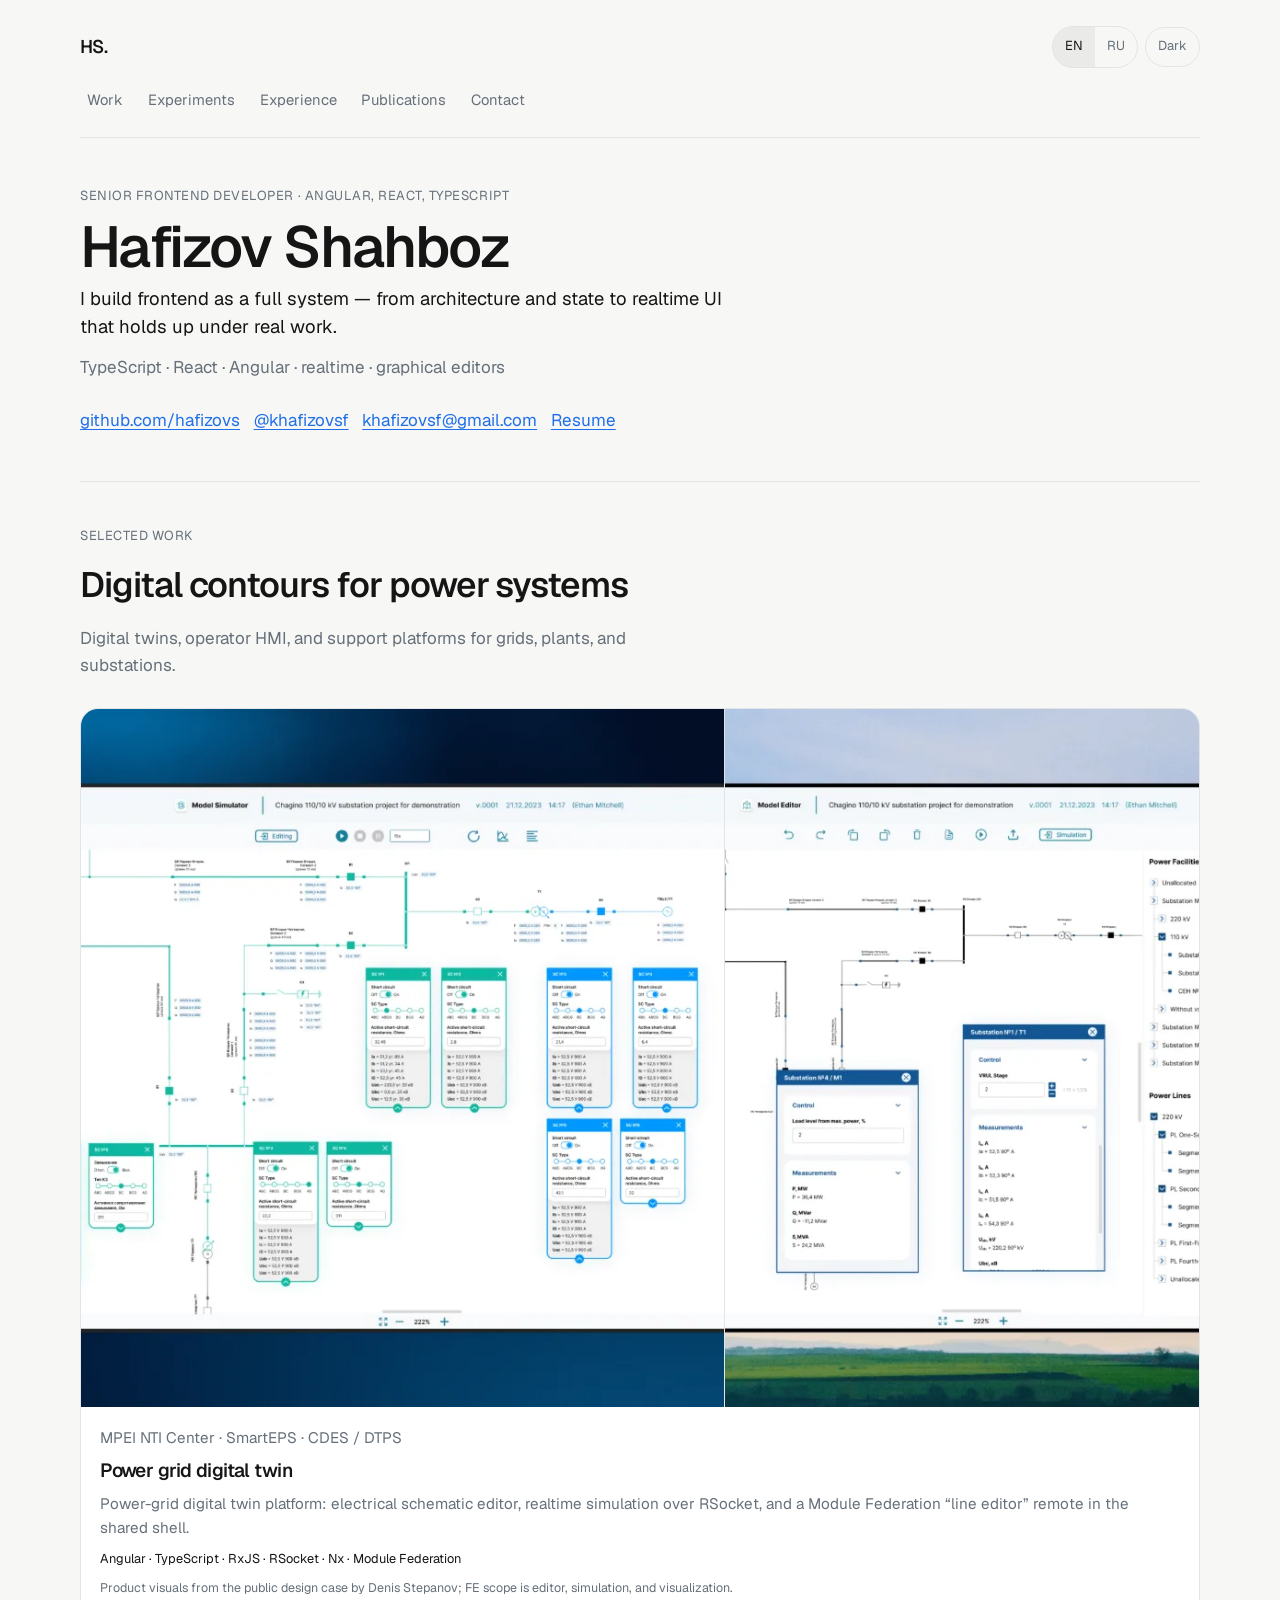
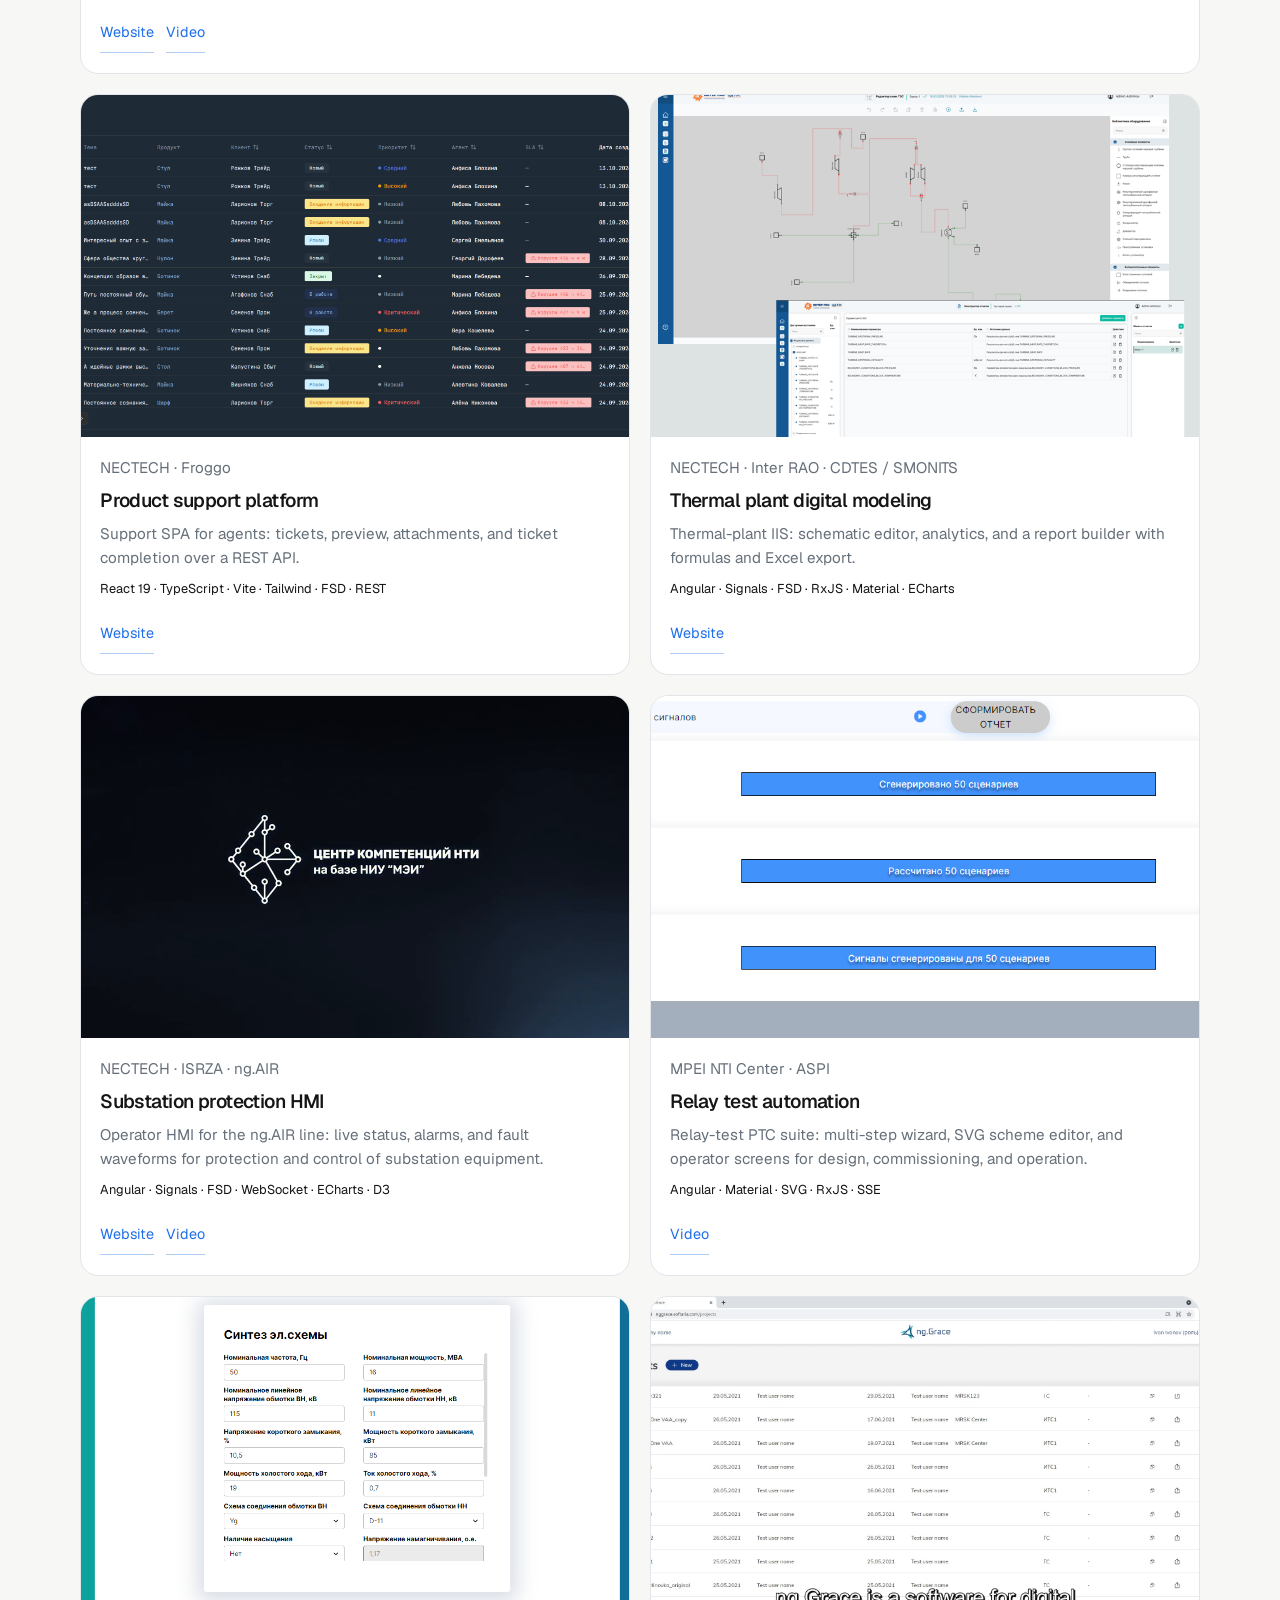
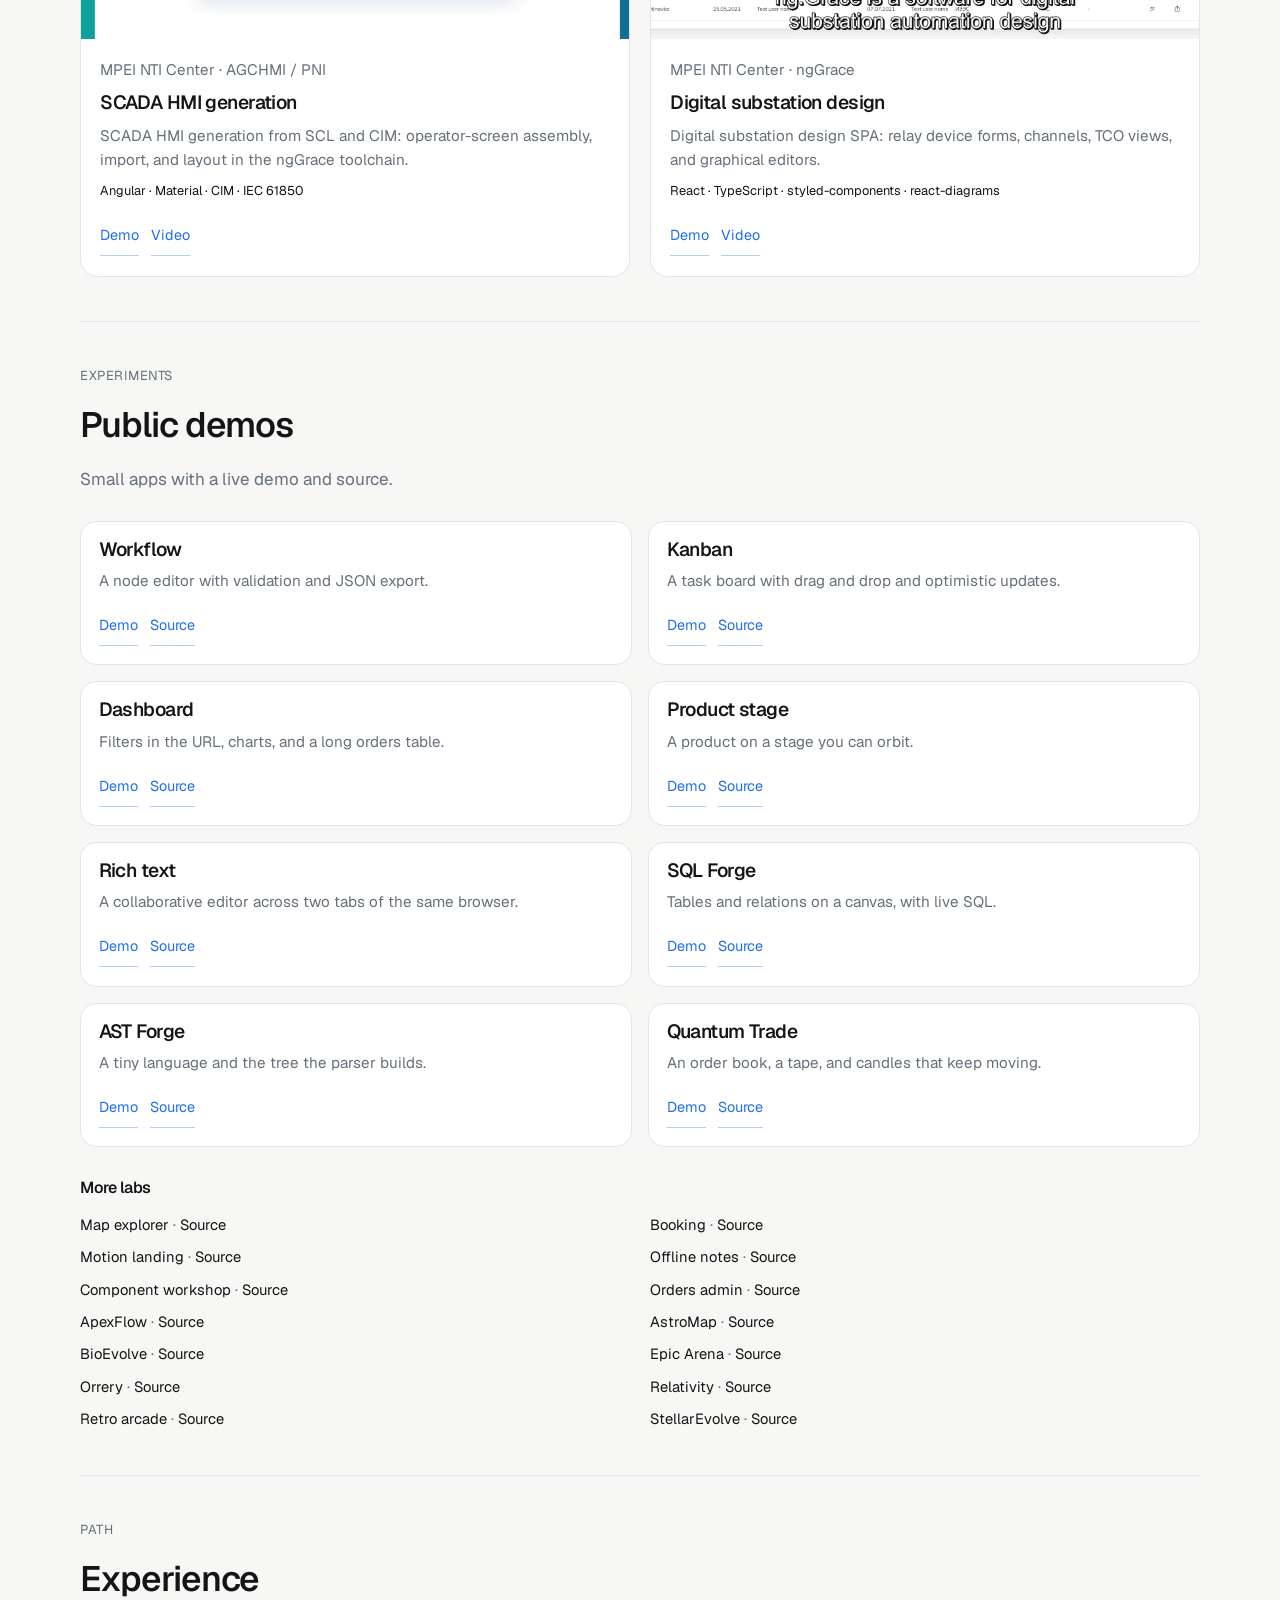
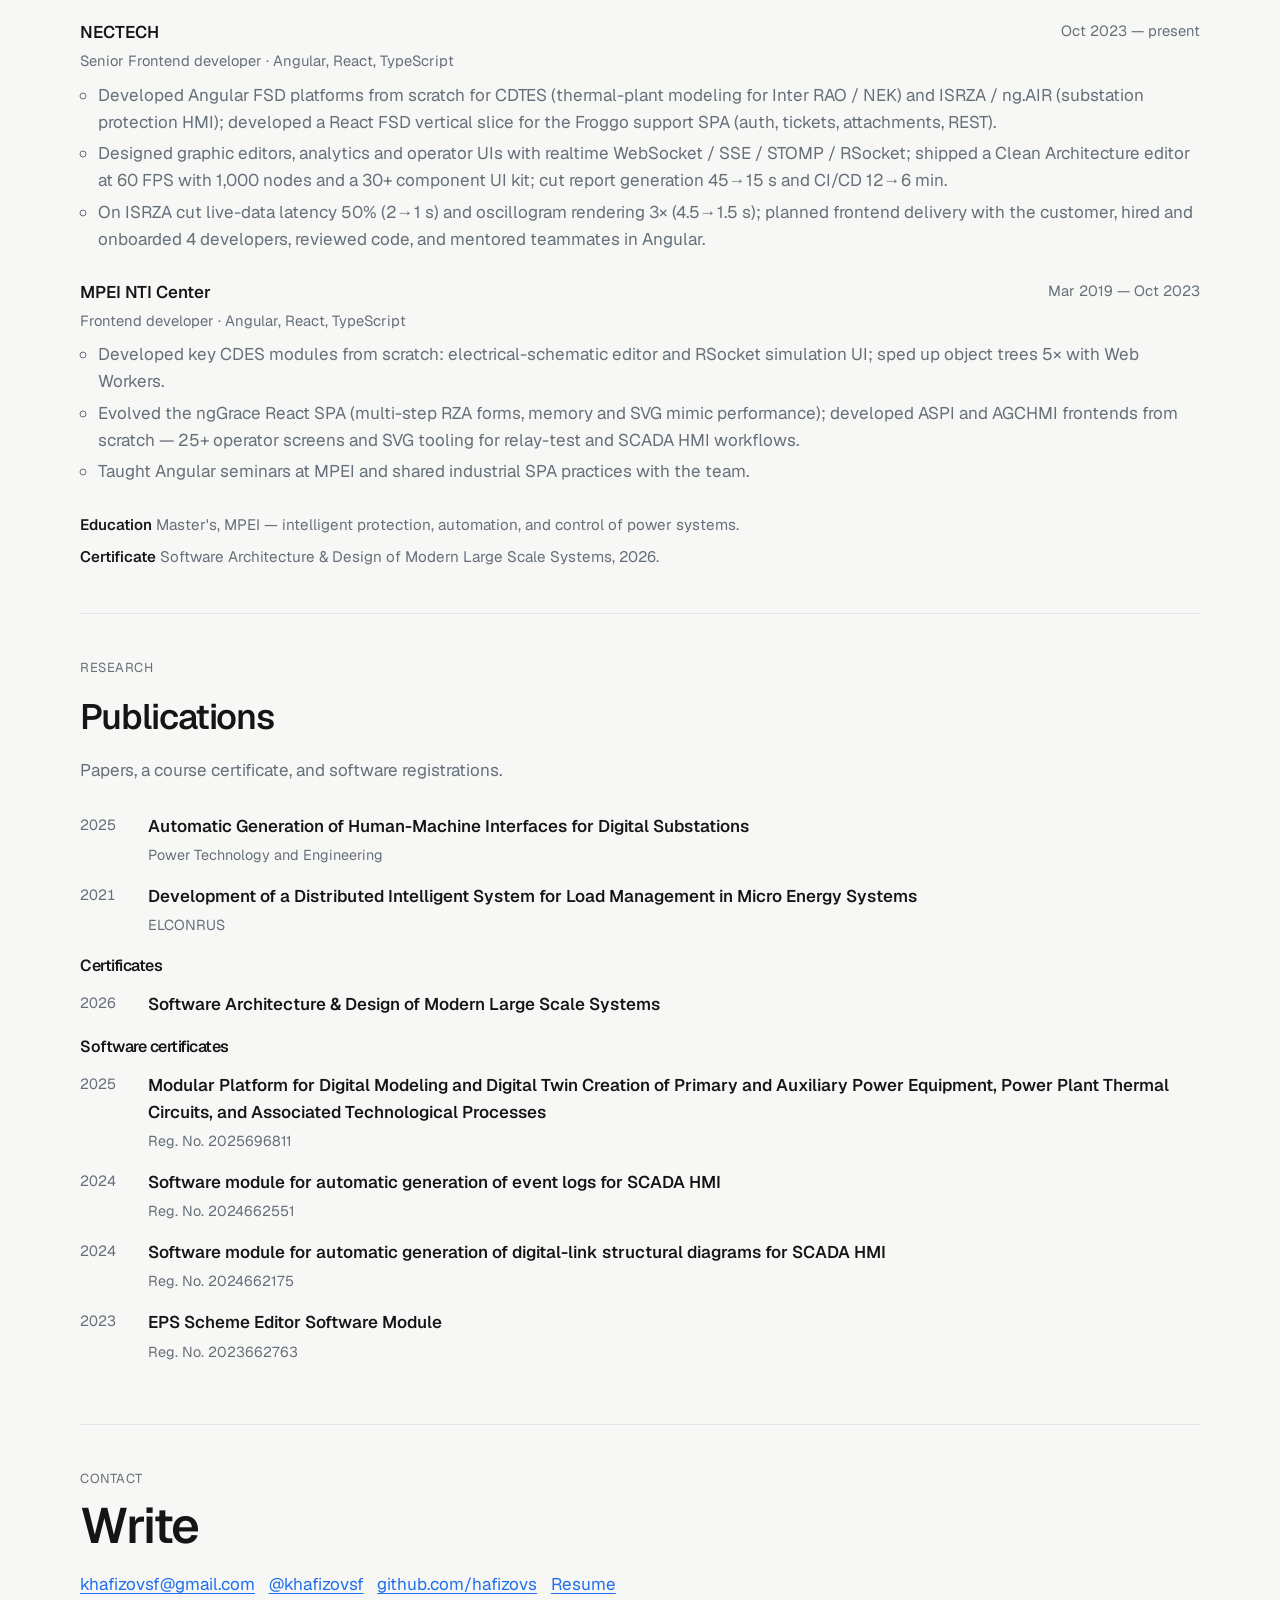
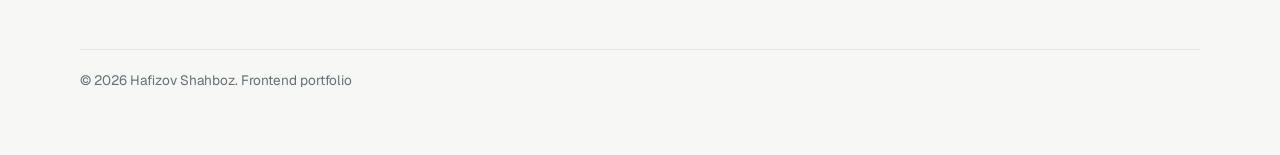
<file: index.html>
<!doctype html>
<html lang="en">
  <head>
    <meta charset="UTF-8" />
    <meta name="viewport" content="width=device-width, initial-scale=1.0" />
    <title>Hafizov Shahboz — Хафизов Шахбоз</title>
    <meta name="description" content="Hafizov Shahboz, frontend engineer. Graphical editors, operator screens, and live data for power systems. Хафизов Шахбоз Фазлидинович. Khafizov Shakhboz." />
    <link rel="canonical" href="https://hafizovs.github.io/" />
    <meta name="robots" content="index, follow" />
    <meta property="og:type" content="profile" />
    <meta property="og:title" content="Hafizov Shahboz — Хафизов Шахбоз" />
    <meta property="og:description" content="Hafizov Shahboz, frontend engineer. Graphical editors, operator screens, and live data for power systems. Хафизов Шахбоз Фазлидинович. Khafizov Shakhboz." />
    <meta property="og:url" content="https://hafizovs.github.io/" />
    <meta property="og:image" content="https://hafizovs.github.io/og-image.png" />
    <meta property="og:image:alt" content="Hafizov Shahboz — Хафизов Шахбоз" />
    <meta name="twitter:card" content="summary_large_image" />
    <meta property="og:locale" content="en_US" />
    <meta property="og:locale:alternate" content="ru_RU" />
    <meta property="profile:first_name" content="Shahboz" />
    <meta property="profile:last_name" content="Hafizov" />
    <script type="application/ld+json">{"@context":"https://schema.org","@type":"Person","name":"Hafizov Shahboz","alternateName":["Хафизов Шахбоз","Хафизов Шахбоз Фазлидинович","Khafizov Shakhboz","Shahboz Hafizov","Shakhboz Khafizov","Шахбоз Хафизов","Hafizov Shahboz Fazlidinovich","Khafizov Shakhboz Fazlidinovich"],"jobTitle":"Senior Frontend developer","email":"khafizovsf@gmail.com","url":"https://hafizovs.github.io/","sameAs":["https://github.com/hafizovs","https://t.me/khafizovsf","https://www.linkedin.com/in/hafizov"]}</script>
    <link rel="icon" href="/favicon.svg" type="image/svg+xml" />
    <script>
      ;(function () {
        try {
          var theme = localStorage.getItem('theme')
          if (theme !== 'light' && theme !== 'dark') {
            theme = window.matchMedia('(prefers-color-scheme: dark)').matches
              ? 'dark'
              : 'light'
          }
          document.documentElement.setAttribute('data-theme', theme)
          var locale = localStorage.getItem('locale')
          if (locale !== 'ru' && locale !== 'en') {
            var langs = []
            try {
              langs = navigator.languages
                ? Array.prototype.slice.call(navigator.languages)
                : []
            } catch (err) {
              langs = []
            }
            if (!langs.length && navigator.language) langs = [navigator.language]
            locale = langs.some(function (code) {
              return String(code || '')
                .toLowerCase()
                .startsWith('ru')
            })
              ? 'ru'
              : 'en'
          }
          document.documentElement.lang = locale
        } catch (e) {
          /* storage can be blocked; the page still renders in English, light. */
        }
      })()
    </script>
    <script type="module" crossorigin src="/assets/index-pzFeeHS3.js"></script>
    <link rel="stylesheet" crossorigin href="/assets/index-BO9stMMg.css">
  </head>
  <body>
    <div id="root"><div class="min"><div class="min-wrap"><main id="content"><h1>Hafizov Shahboz</h1><p class="min-names">Хафизов Шахбоз Фазлидинович · Khafizov Shakhboz</p><p class="min-lede">Senior Frontend developer Hafizov Shahboz (Хафизов Шахбоз). Graphical editors, operator screens, and live data.</p><ul class="min-contact"><li><a href="mailto:khafizovsf@gmail.com">khafizovsf@gmail.com</a></li><li><a href="https://t.me/khafizovsf">@khafizovsf</a></li><li><a href="https://github.com/hafizovs">github.com/hafizovs</a></li><li><a href="https://www.linkedin.com/in/hafizov">linkedin.com/in/hafizov</a></li></ul></main></div></div></div>
  </body>
</html>
</file>
<file: assets/index-BO9stMMg.css>
@font-face{font-family:"Source Serif 4 Variable";font-style:normal;font-display:swap;font-weight:200 900;src:url(/assets/source-serif-4-cyrillic-ext-wght-normal-DHTKMUil.woff2)format("woff2-variations");unicode-range:U+460-52F,U+1C80-1C8A,U+20B4,U+2DE0-2DFF,U+A640-A69F,U+FE2E-FE2F}@font-face{font-family:"Source Serif 4 Variable";font-style:normal;font-display:swap;font-weight:200 900;src:url(/assets/source-serif-4-cyrillic-wght-normal-B1g8a0vD.woff2)format("woff2-variations");unicode-range:U+301,U+400-45F,U+490-491,U+4B0-4B1,U+2116}@font-face{font-family:"Source Serif 4 Variable";font-style:normal;font-display:swap;font-weight:200 900;src:url(/assets/source-serif-4-greek-wght-normal-BpXpdlRW.woff2)format("woff2-variations");unicode-range:U+370-377,U+37A-37F,U+384-38A,U+38C,U+38E-3A1,U+3A3-3FF}@font-face{font-family:"Source Serif 4 Variable";font-style:normal;font-display:swap;font-weight:200 900;src:url(/assets/source-serif-4-vietnamese-wght-normal-BsaNuasd.woff2)format("woff2-variations");unicode-range:U+102-103,U+110-111,U+128-129,U+168-169,U+1A0-1A1,U+1AF-1B0,U+300-301,U+303-304,U+308-309,U+323,U+329,U+1EA0-1EF9,U+20AB}@font-face{font-family:"Source Serif 4 Variable";font-style:normal;font-display:swap;font-weight:200 900;src:url(/assets/source-serif-4-latin-ext-wght-normal-BVZ5su8S.woff2)format("woff2-variations");unicode-range:U+100-2BA,U+2BD-2C5,U+2C7-2CC,U+2CE-2D7,U+2DD-2FF,U+304,U+308,U+329,U+1D00-1DBF,U+1E00-1E9F,U+1EF2-1EFF,U+2020,U+20A0-20AB,U+20AD-20C4,U+2113,U+2C60-2C7F,U+A720-A7FF}@font-face{font-family:"Source Serif 4 Variable";font-style:normal;font-display:swap;font-weight:200 900;src:url(/assets/source-serif-4-latin-wght-normal-DMe4EKeb.woff2)format("woff2-variations");unicode-range:U+??,U+131,U+152-153,U+2BB-2BC,U+2C6,U+2DA,U+2DC,U+304,U+308,U+329,U+2000-206F,U+20AC,U+2122,U+2191,U+2193,U+2212,U+2215,U+FEFF,U+FFFD}@font-face{font-family:Geist Variable;font-style:normal;font-display:swap;font-weight:100 900;src:url(/assets/geist-cyrillic-ext-wght-normal-DjL33-gN.woff2)format("woff2-variations");unicode-range:U+460-52F,U+1C80-1C8A,U+20B4,U+2DE0-2DFF,U+A640-A69F,U+FE2E-FE2F}@font-face{font-family:Geist Variable;font-style:normal;font-display:swap;font-weight:100 900;src:url(/assets/geist-cyrillic-wght-normal-BEAKL7Jp.woff2)format("woff2-variations");unicode-range:U+301,U+400-45F,U+490-491,U+4B0-4B1,U+2116}@font-face{font-family:Geist Variable;font-style:normal;font-display:swap;font-weight:100 900;src:url(/assets/geist-vietnamese-wght-normal-6IgcOCM7.woff2)format("woff2-variations");unicode-range:U+102-103,U+110-111,U+128-129,U+168-169,U+1A0-1A1,U+1AF-1B0,U+300-301,U+303-304,U+308-309,U+323,U+329,U+1EA0-1EF9,U+20AB}@font-face{font-family:Geist Variable;font-style:normal;font-display:swap;font-weight:100 900;src:url(/assets/geist-latin-ext-wght-normal-DC-KSUi6.woff2)format("woff2-variations");unicode-range:U+100-2BA,U+2BD-2C5,U+2C7-2CC,U+2CE-2D7,U+2DD-2FF,U+304,U+308,U+329,U+1D00-1DBF,U+1E00-1E9F,U+1EF2-1EFF,U+2020,U+20A0-20AB,U+20AD-20C0,U+2113,U+2C60-2C7F,U+A720-A7FF}@font-face{font-family:Geist Variable;font-style:normal;font-display:swap;font-weight:100 900;src:url(/assets/geist-latin-wght-normal-BgDaEnEv.woff2)format("woff2-variations");unicode-range:U+??,U+131,U+152-153,U+2BB-2BC,U+2C6,U+2DA,U+2DC,U+304,U+308,U+329,U+2000-206F,U+20AC,U+2122,U+2191,U+2193,U+2212,U+2215,U+FEFF,U+FFFD}:root,[data-theme=light]{--bg:#f4f6f8;--bg-raised:#e7edf5;--ink:#14181f;--ink-soft:#5c6570;--line:#d5dbe3;--accent:#1f6feb;--accent-ink:#1f6feb;--graph:#14181f;--graph-dim:#9aa6b5;--lightningcss-light:initial;--lightningcss-dark: ;color-scheme:light}[data-theme=dark]{--bg:#0c0e12;--bg-raised:#161b24;--ink:#eef1f6;--ink-soft:#9aa3b2;--line:#2a3140;--accent:#8eb6ff;--accent-ink:#8eb6ff;--graph:#eef1f6;--graph-dim:#5c6b80;--lightningcss-light: ;--lightningcss-dark:initial;color-scheme:dark}*,:before,:after{box-sizing:border-box}html{background:var(--bg);scroll-behavior:smooth}body{background:var(--bg);color:var(--ink);text-rendering:optimizelegibility;margin:0;font-family:Geist Variable,Segoe UI,sans-serif;font-size:1.0625rem;line-height:1.6}h1,h2,h3,.metric,.brand{letter-spacing:-.03em;font-family:"Source Serif 4 Variable",Georgia,serif;font-weight:460}h1,h2,h3,h4,p{margin:0}a{color:inherit;text-underline-offset:.18em}button,a{-webkit-tap-highlight-color:transparent}:focus-visible{outline:2px solid var(--accent);outline-offset:3px}::selection{background:color-mix(in srgb, var(--accent) 35%, transparent)}.shell{grid-template-columns:220px minmax(0,720px);justify-content:center;align-items:start;gap:2.5rem 3.5rem;width:min(1040px,100% - 2.5rem);margin-inline:auto;display:grid}.column{min-width:0}.wrap{width:100%}.skip{background:var(--ink);color:var(--bg);z-index:30;padding:.4rem .7rem;position:absolute;top:-3rem;left:1rem}.skip:focus{top:.6rem}.site-header{z-index:20;flex-direction:column;min-height:100vh;padding:1.6rem 0 1.4rem;display:flex;position:sticky;top:0}.bar{flex-direction:column;flex:1;align-items:flex-start;gap:1.4rem;min-height:0;display:flex}.brand{letter-spacing:-.02em;font-size:1.35rem;line-height:1.15;text-decoration:none}.nav{flex-direction:column;gap:.2rem;display:flex}.nav a{color:var(--ink-soft);font-size:.92rem;text-decoration:none}.nav a:hover{color:var(--ink)}.controls{flex-wrap:wrap;align-items:center;gap:.4rem;margin-top:auto;display:flex}.lang,.theme-toggle{border:1px solid var(--line);color:var(--ink);background:0 0}.lang{display:flex}.lang button,.theme-toggle{font:inherit;letter-spacing:.06em;text-transform:uppercase;color:var(--ink-soft);cursor:pointer;background:0 0;border:0;padding:.4rem .55rem;font-size:.78rem}.theme-toggle{border:1px solid var(--line)}.lang button[aria-pressed=true]{color:var(--ink);background:var(--bg-raised)}.hero{flex-direction:column;align-items:stretch;padding:1.75rem 0 .25rem;display:flex}.identity{color:var(--ink-soft);align-items:center;gap:.75rem;display:flex}.portrait{border:1px solid var(--line);background:var(--bg-raised);letter-spacing:.04em;width:2.5rem;height:2.5rem;color:var(--ink);border-radius:50%;flex:none;place-items:center;font-size:.72rem;display:grid}.dot{margin-inline:.4rem}.hero h1{letter-spacing:-.04em;margin:.7rem 0 .85rem;font-size:clamp(2.6rem,5vw,4.2rem);line-height:.95}.lede{max-width:38rem;font-size:1.15rem;line-height:1.5}.tools{color:var(--ink-soft);max-width:36rem;margin-top:1.15rem}.graph-field{aspect-ratio:2.4;border:1px solid var(--line);background:var(--bg-raised);width:100%;margin-top:1.35rem;position:relative;overflow:hidden}.graph-field canvas{width:100%;height:100%;display:block}.section{padding:2.4rem 0 .25rem}section[id]{scroll-margin-top:4.75rem}.section-head{max-width:40rem;margin-bottom:1.5rem}.section-head h2,#library-title,#contact-title{margin:.35rem 0 .8rem;font-size:clamp(2.1rem,4vw,3.1rem);line-height:1.05}.kicker{letter-spacing:.12em;text-transform:uppercase;color:var(--ink-soft);margin:0;font-family:Geist Variable,sans-serif;font-size:.78rem;font-weight:500}.case{border-top:1px solid var(--line);flex-direction:column;gap:.9rem;padding:1.5rem 0;display:flex}.case-top{justify-content:space-between;align-items:flex-end;gap:1.25rem;display:flex}.case h3{margin-top:.45rem;font-size:clamp(1.7rem,3vw,2.3rem);line-height:1.1}.metric{text-align:right;letter-spacing:-.04em;color:var(--accent-ink);flex:none;margin:0;font-size:clamp(2rem,4vw,2.8rem);line-height:.9}.metric-note{color:var(--ink-soft);letter-spacing:0;margin-top:.3rem;font-family:Geist Variable,Segoe UI,sans-serif;font-size:.86rem;font-weight:400;line-height:1.3;display:block}.case p:last-child{max-width:38rem}.still{background:var(--bg-raised);border:1px solid var(--line);margin:0}.still svg{width:100%;height:200px;color:var(--ink);display:block}.still .frame,.still .node{fill:none;stroke:currentColor;stroke-width:1.25px}.still .frame{stroke:var(--ink-soft)}.still .muted{fill:none;stroke:var(--ink-soft);stroke-width:1.25px}.still .faint{fill:none;stroke:var(--line);stroke-width:1px}.still .bus,.still .wave{fill:none;stroke:currentColor;stroke-width:1.6px}.still .accent{stroke:var(--accent);stroke-width:1.75px}.still .accent-line{fill:none;stroke:var(--accent);stroke-width:1.25px}.still .accent-dot{fill:var(--accent)}.still .joint{fill:currentColor}.still figcaption{color:var(--ink-soft);border-top:1px solid var(--line);padding:.7rem .9rem .85rem;font-size:.86rem}.also-block{padding-bottom:1rem}.also-title,.index-title{margin:.5rem 0 .25rem;font-size:1.55rem}.also{margin:.5rem 0 0;padding:0;list-style:none}.also li{border-top:1px solid var(--line);grid-template-columns:minmax(12rem,16rem) minmax(0,1fr);gap:1.5rem 2rem;padding:1.15rem 0;display:grid}.also h4{letter-spacing:-.02em;font-family:"Source Serif 4 Variable",Georgia,serif;font-size:1.15rem;font-weight:500}.lab-grid{background:var(--line);border:1px solid var(--line);grid-template-columns:1fr 1fr;gap:1px;margin-top:1.75rem;display:grid}.lab-card{background:var(--bg);min-height:9.5rem;padding:1.25rem 1.35rem 1.35rem;text-decoration:none;display:block}.lab-card:hover{background:var(--bg-raised)}.lab-open{color:var(--ink-soft);letter-spacing:.12em;text-transform:uppercase;margin-bottom:.85rem;font-size:.75rem;display:block}.lab-card h3{margin-bottom:.35rem;font-size:1.55rem}.lab-card p{color:var(--ink-soft);max-width:32rem}.index-title{margin-top:2.5rem}.index{grid-template-columns:1fr 1fr;gap:.95rem 2rem;margin:0;padding:.4rem 0 0;list-style:none;display:grid}.index a{font-weight:560}.index span{color:var(--ink-soft);font-size:.95rem;display:block}.local-note{border-top:1px solid var(--line);max-width:40rem;margin-top:2.25rem;padding-top:1.25rem}.local-note h3{margin-bottom:.35rem;font-size:1.35rem}.local-note p{color:var(--ink-soft)}.jobs{margin:.4rem 0 0;padding:0;list-style:none}.jobs>li{border-top:1px solid var(--line);grid-template-columns:13rem minmax(0,1fr);gap:.75rem 1.25rem;padding:1.1rem 0;display:grid}.points{margin:.65rem 0 0;padding:0;list-style:none}.points li{border-top:1px solid var(--line);border-left:2px solid var(--accent);padding:.45rem 0 .45rem .75rem}.stats{grid-template-columns:repeat(4,minmax(0,1fr));gap:.75rem 1rem;margin:.4rem 0 .6rem;padding:0;list-style:none;display:grid}.stats li{border-top:2px solid var(--accent);padding-top:.45rem}.stats strong{letter-spacing:-.03em;color:var(--accent-ink);font-family:"Source Serif 4 Variable",Georgia,serif;font-size:1.7rem;font-weight:500;line-height:1;display:block}.stats span{color:var(--ink-soft);margin-top:.3rem;font-size:.86rem;display:block}.when,.role{color:var(--ink-soft)}.when{white-space:nowrap}.jobs h3{font-size:1.7rem;line-height:1.15}.jobs h3 a{text-decoration-thickness:1px}.facts{gap:1.1rem;margin:1.5rem 0 0;display:grid}.facts div{border-top:1px solid var(--line);grid-template-columns:13rem minmax(0,1fr);gap:.75rem 1.25rem;padding-top:1rem;display:grid}.facts dt{color:var(--ink-soft)}.facts dd{max-width:40rem;margin:0}#library .pending,.library-body{max-width:40rem}.pending{color:var(--ink-soft);margin-top:.35rem}.library-body{margin-top:.9rem}.text-link{color:var(--accent-ink)}.contact-list{margin:0;padding:.4rem 0 0;list-style:none}.contact-list a{letter-spacing:-.03em;padding:.35rem 0;font-family:"Source Serif 4 Variable",Georgia,serif;font-size:clamp(1.7rem,3vw,2.4rem);line-height:1.2;text-decoration-thickness:1px;display:inline-block}.site-footer{color:var(--ink-soft);padding:2.5rem 0 3rem;font-size:.92rem}@media (width<=800px){.shell{width:min(100% - 1.5rem,720px);display:block}.site-header{background:color-mix(in srgb, var(--bg) 92%, transparent);-webkit-backdrop-filter:blur(16px);backdrop-filter:blur(16px);border-bottom:1px solid var(--line);min-height:0;padding:.75rem 0;position:sticky;top:0}.bar{flex-flow:wrap;align-items:center;gap:.65rem .8rem}.nav{flex-flow:wrap;order:3;gap:.35rem .9rem;width:100%}.controls{margin-top:0;margin-left:auto}.case-top,.also li,.jobs>li,.facts div,.index,.lab-grid,.stats{grid-template-columns:1fr}.case-top{flex-direction:column;align-items:flex-start;display:flex}.metric{text-align:left}.stats{grid-template-columns:1fr 1fr}.hero{padding-top:1.25rem}}@media (prefers-reduced-motion:reduce){html{scroll-behavior:auto}}:root,[data-theme=light]{--pf-bg:#f7f7f5;--pf-ink:#151515;--pf-muted:#66707a;--pf-border:#e2e4e8;--pf-card:#fff;--pf-preview:#eceff3;--pf-accent:#1f6feb;--lightningcss-light:initial;--lightningcss-dark: ;color-scheme:light}[data-theme=dark]{--pf-bg:#0f1115;--pf-ink:#f2f4f7;--pf-muted:#9aa3b2;--pf-border:#2a3140;--pf-card:#161b24;--pf-preview:#0c0e12;--pf-accent:#8eb6ff;--lightningcss-light: ;--lightningcss-dark:initial;color-scheme:dark}.pf{background:var(--pf-bg);min-width:0;min-height:100vh;color:var(--pf-ink);overflow-x:clip}.pf h1,.pf h2,.pf h3,.pf-wordmark{letter-spacing:-.03em;overflow-wrap:anywhere;font-family:Geist Variable,Segoe UI,sans-serif;font-weight:560}.pf-shell{width:min(1120px,100% - 2.5rem);padding:1.25rem 0 4rem;padding-left:max(0px, env(safe-area-inset-left));padding-right:max(0px, env(safe-area-inset-right));padding-bottom:calc(4rem + env(safe-area-inset-bottom));margin:0 auto}.pf-nav{border-bottom:1px solid var(--pf-border);z-index:5;background:color-mix(in srgb, var(--pf-bg) 92%, transparent);-webkit-backdrop-filter:blur(10px);backdrop-filter:blur(10px);padding:.35rem 0 1rem;padding-top:max(.35rem, env(safe-area-inset-top));flex-direction:column;gap:.75rem;display:flex;position:sticky;top:0}.pf-nav-top{justify-content:space-between;align-items:center;gap:.75rem;min-width:0;display:flex}.pf-wordmark{flex-shrink:0;font-size:1.15rem;text-decoration:none}.pf-nav nav{flex-wrap:wrap;gap:.35rem .15rem;margin:0 -.25rem;font-size:.92rem;display:flex}.pf-nav nav a{color:var(--pf-muted);border-radius:999px;align-items:center;min-height:2.5rem;padding:.55rem .7rem;text-decoration:none;display:inline-flex}.pf-nav a:hover,.pf-nav a:focus-visible{color:var(--pf-ink)}.pf-nav nav a:hover,.pf-nav nav a:focus-visible{background:color-mix(in srgb, var(--pf-ink) 6%, transparent)}.pf-controls{flex-shrink:0;align-items:center;gap:.45rem;display:flex}.pf-lang{border:1px solid var(--pf-border);border-radius:999px;display:inline-flex;overflow:hidden}.pf-controls button{appearance:none;color:var(--pf-muted);font:inherit;cursor:pointer;touch-action:manipulation;background:0 0;border:0;min-width:2.5rem;min-height:2.5rem;padding:.35rem .75rem;font-size:.8125rem}.pf-theme{border-radius:999px;border:1px solid var(--pf-border)!important}.pf-lang button[aria-pressed=true],.pf-controls>button:hover{color:var(--pf-ink);background:color-mix(in srgb, var(--pf-ink) 6%, transparent)}.pf-hero{padding:3rem 0 2.5rem}.pf-kicker{color:var(--pf-muted);letter-spacing:.04em;text-transform:uppercase;margin-bottom:.65rem;font-size:.8125rem}.pf-hero h1{margin-bottom:.45rem;font-size:clamp(2rem,8vw,3.6rem);line-height:1.05}.pf-names{clip:rect(0, 0, 0, 0);white-space:nowrap;border:0;width:1px;height:1px;margin:-1px;padding:0;position:absolute;overflow:hidden}.pf-lede{max-width:42rem;margin-bottom:.75rem;font-size:clamp(1.02rem,2.8vw,1.15rem);line-height:1.55}.pf-tools{color:var(--pf-muted);overflow-wrap:anywhere;margin-bottom:1.25rem}.pf-social{flex-wrap:wrap;gap:.55rem .85rem;margin:0;padding:0;list-style:none;display:flex}.pf-social a{color:var(--pf-accent);overflow-wrap:anywhere;align-items:center;min-height:2.5rem;padding:.2rem 0;display:inline-flex}.pf-section{border-top:1px solid var(--pf-border);padding:2.75rem 0}.pf-section h2{margin-bottom:.75rem;font-size:clamp(1.45rem,5vw,2.2rem)}.pf-intro{max-width:40rem;color:var(--pf-muted);margin-bottom:1.75rem}.pf-work-grid{grid-template-columns:repeat(2,minmax(0,1fr));gap:1.25rem;display:grid}.pf-card{background:var(--pf-card);border:1px solid var(--pf-border);border-radius:18px;flex-direction:column;min-height:100%;display:flex;overflow:hidden}.pf-card.is-featured{grid-column:1/-1}.pf-card.is-featured .pf-preview.has-pair{grid-template-columns:1.15fr .85fr;display:grid}.pf-preview{background:var(--pf-preview);aspect-ratio:16/10;overflow:hidden}.pf-preview img{object-fit:cover;width:100%;height:100%;display:block}.pf-preview.has-pair img:last-child{border-left:1px solid var(--pf-border)}.pf-preview-empty{background:linear-gradient(135deg, transparent 40%, color-mix(in srgb, var(--pf-accent) 18%, transparent)), var(--pf-preview)}.pf-card-body{flex-direction:column;flex:1;gap:.55rem;padding:1.15rem 1.2rem 1.25rem;display:flex}.pf-eyebrow{color:var(--pf-muted);font-size:.78rem}.pf-card-body h3,.pf-lab h3{font-size:1.2rem;line-height:1.25}.pf-card-body p,.pf-lab p{color:var(--pf-muted);font-size:.95rem}.pf-stack{color:var(--pf-ink)!important;font-size:.8rem!important}.pf-credit{font-size:.78rem!important}.pf-card-links{flex-wrap:wrap;gap:.45rem .75rem;margin:.35rem 0 0;padding:0;list-style:none;display:flex}.pf-card-links a{color:var(--pf-accent);border-bottom:1px solid color-mix(in srgb, var(--pf-accent) 35%, transparent);align-items:center;min-height:2.5rem;font-size:.9rem;text-decoration:none;display:inline-flex}.pf-lab-grid{grid-template-columns:repeat(2,minmax(0,1fr));gap:1rem;margin-bottom:1.75rem;display:grid}.pf-lab{border:1px solid var(--pf-border);background:var(--pf-card);border-radius:16px;flex-direction:column;gap:.45rem;padding:1rem 1.1rem 1.15rem;display:flex}.pf-subhead{margin:0 0 .75rem;font-size:1rem}.pf-lab-index{color:var(--pf-muted);grid-template-columns:repeat(2,minmax(0,1fr));gap:.55rem 1.25rem;margin:0;padding:0;font-size:.92rem;list-style:none;display:grid}.pf-lab-index a{color:var(--pf-ink);text-decoration:none}.pf-lab-index a:hover{color:var(--pf-accent)}.pf-jobs{gap:1.35rem;margin:0 0 1.5rem;padding:0;list-style:none;display:grid}.pf-job-head{flex-wrap:wrap;justify-content:space-between;gap:1rem;margin-bottom:.2rem;display:flex}.pf-job-head a{color:var(--pf-ink);font-weight:560;text-decoration:none}.pf-job-head span,.pf-job-role{color:var(--pf-muted);font-size:.92rem}.pf-jobs ul{color:var(--pf-muted);margin:.55rem 0 0;padding-left:1.1rem}.pf-jobs li li{margin:.25rem 0}.pf-edu{color:var(--pf-muted);margin-top:.45rem;font-size:.95rem}.pf-edu span{color:var(--pf-ink);font-weight:560}.pf-pubs{gap:1rem;margin:0 0 1rem;padding:0;list-style:none;display:grid}.pf-pubs>li{grid-template-columns:3.5rem 1fr;align-items:start;gap:.75rem;display:grid}.pf-pub-year{color:var(--pf-muted);font-variant-numeric:tabular-nums;font-size:.92rem}.pf-pubs a{color:var(--pf-ink);font-weight:560;text-decoration:none}.pf-pubs a:hover{text-decoration:underline}.pf-pub-venue{color:var(--pf-muted);margin:.25rem 0 0;font-size:.9rem}.pf-cert-title{color:var(--pf-ink);margin:0;font-weight:560}.pf-social-contact{margin-top:.35rem}.pf-footer{border-top:1px solid var(--pf-border);color:var(--pf-muted);padding-top:1.25rem;font-size:.85rem}@media (width<=860px){.pf-shell{width:min(1120px,100% - 2rem)}.pf-work-grid,.pf-lab-grid,.pf-lab-index,.pf-card.is-featured .pf-preview.has-pair{grid-template-columns:1fr}.pf-card.is-featured .pf-preview.has-pair{aspect-ratio:auto}.pf-card.is-featured .pf-preview.has-pair img{aspect-ratio:16/10;height:auto}.pf-card.is-featured .pf-preview.has-pair img:last-child{border-left:0;border-top:1px solid var(--pf-border)}.pf-section{padding:2.1rem 0}.pf-job-head{flex-direction:column;align-items:flex-start;gap:.2rem}}@media (width<=520px){.pf-shell{width:min(1120px,100% - 1.25rem);padding-top:.85rem}.pf-nav{gap:.45rem;padding-bottom:.75rem}.pf-nav nav{overscroll-behavior-x:contain;-webkit-overflow-scrolling:touch;scrollbar-width:none;flex-wrap:nowrap;width:calc(100% + .5rem);padding-bottom:.15rem;overflow-x:auto}.pf-nav nav::-webkit-scrollbar{display:none}.pf-nav nav a{white-space:nowrap;flex:none;padding:.5rem .8rem;font-size:.875rem}.pf-controls button{padding:.3rem .65rem;font-size:.78rem}.pf-hero{padding:1.6rem 0 1.75rem}.pf-hero h1{font-size:clamp(1.85rem,9vw,2.2rem)}.pf-lede{font-size:1.02rem}.pf-card,.pf-lab{border-radius:14px}.pf-card-body,.pf-lab{padding:1rem}.pf-card-body h3,.pf-lab h3{font-size:1.08rem}.pf-preview{aspect-ratio:16/11}.pf-lab-index{gap:.7rem}.pf-jobs ul{padding-left:1rem}.pf-footer{font-size:.8rem;line-height:1.45}}@media (width<=390px){.pf-shell{width:calc(100% - 1rem)}.pf-nav-top{gap:.5rem}.pf-wordmark{font-size:1.05rem}.pf-controls{gap:.3rem}.pf-controls button{min-width:2.35rem;min-height:2.35rem}}@media (prefers-reduced-motion:reduce){html{scroll-behavior:auto}}
</file>
